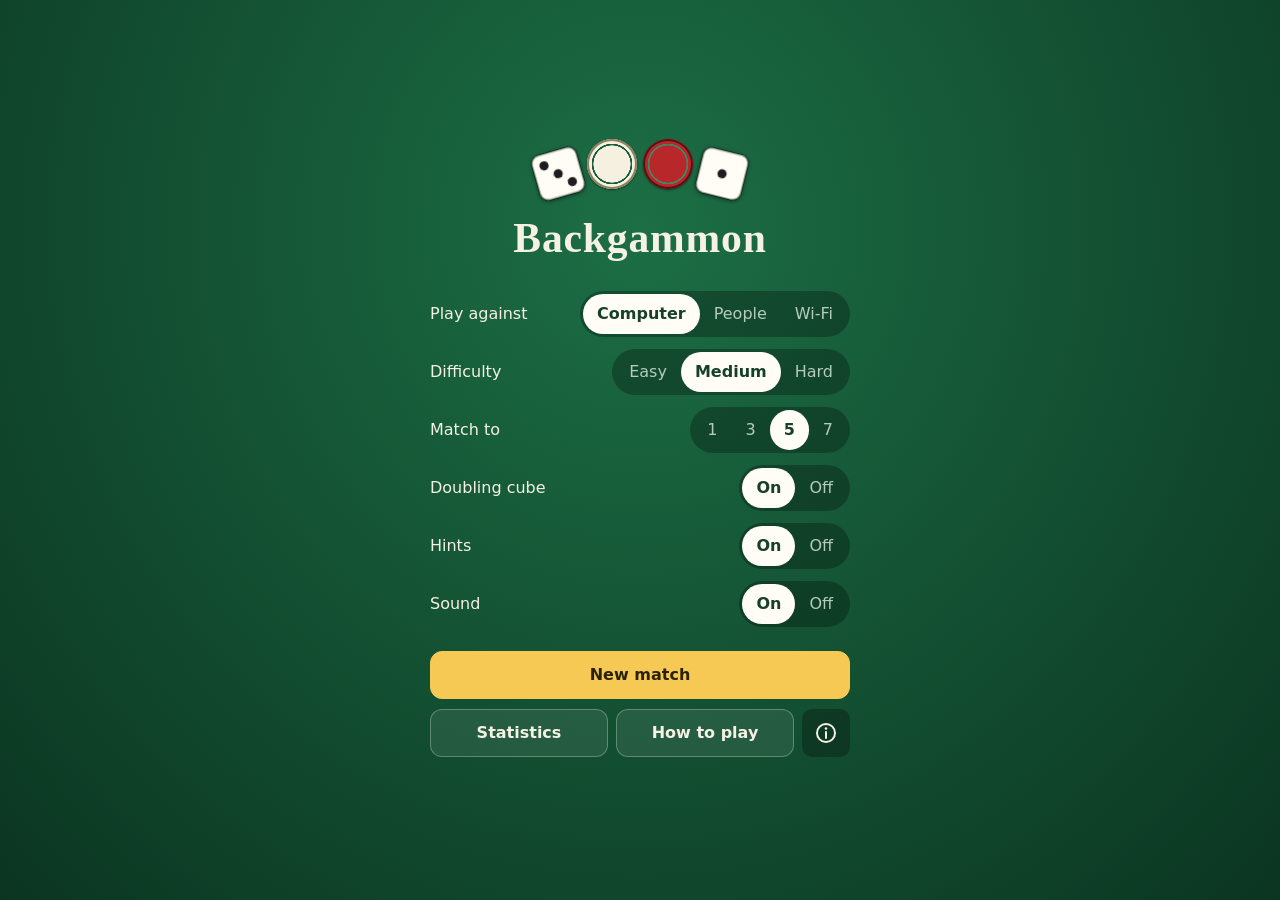
<file: index.html>
<!doctype html>
<html lang="en">
<head>
<meta charset="utf-8">
<meta name="viewport" content="width=device-width, initial-scale=1, viewport-fit=cover">
<meta name="theme-color" content="#0b3521">
<meta name="description" content="Play backgammon in your browser against the computer, a friend on the same device, or on two phones over Wi-Fi.">
<title>Backgammon</title>
<link rel="icon" href="data:image/svg+xml,<svg xmlns=%22http://www.w3.org/2000/svg%22 viewBox=%220 0 100 100%22><rect width=%22100%22 height=%22100%22 rx=%2220%22 fill=%22%231c6e45%22/><rect x=%2224%22 y=%2224%22 width=%2252%22 height=%2252%22 rx=%2210%22 fill=%22%23fffdf5%22/><circle cx=%2238%22 cy=%2238%22 r=%227%22 fill=%22%231d1d1f%22/><circle cx=%2250%22 cy=%2250%22 r=%227%22 fill=%22%231d1d1f%22/><circle cx=%2262%22 cy=%2262%22 r=%227%22 fill=%22%231d1d1f%22/></svg>">
<link rel="stylesheet" href="css/style.css">
</head>
<body>

<main id="menu" class="screen menu">
  <header class="title">
    <div class="emblem" aria-hidden="true">
      <span class="piece die"><svg viewBox="-12 -12 24 24"><rect x="-11" y="-11" width="22" height="22" rx="4"/><circle cx="-5.5" cy="-5.5" r="2.2"/><circle r="2.2"/><circle cx="5.5" cy="5.5" r="2.2"/></svg></span>
      <span class="piece checker light"></span>
      <span class="piece checker dark"></span>
      <span class="piece die"><svg viewBox="-12 -12 24 24"><rect x="-11" y="-11" width="22" height="22" rx="4"/><circle r="2.2"/></svg></span>
    </div>
    <h1>Backgammon</h1>
  </header>

  <div class="options">
    <div class="option">
      <span>Play against</span>
      <div class="choice" data-setting="mode">
        <button data-value="ai">Computer</button>
        <button data-value="local">People</button>
        <button data-value="net">Wi-Fi</button>
      </div>
    </div>
    <div class="option" id="row-difficulty">
      <span>Difficulty</span>
      <div class="choice" data-setting="difficulty">
        <button data-value="easy">Easy</button>
        <button data-value="medium">Medium</button>
        <button data-value="hard">Hard</button>
      </div>
    </div>
    <div class="names" id="row-names">
      <input data-name="0" maxlength="12" placeholder="Player 1" aria-label="Player 1 name" autocomplete="off" spellcheck="false">
      <input data-name="1" maxlength="12" placeholder="Player 2" aria-label="Player 2 name" autocomplete="off" spellcheck="false">
    </div>
    <div class="option" id="row-wifi-name">
      <label for="wifi-name">Your name</label>
      <input id="wifi-name" class="wifi-name" maxlength="12" placeholder="Needed to play" autocomplete="off" spellcheck="false">
    </div>
    <div class="option">
      <span>Match to</span>
      <div class="choice" data-setting="target">
        <button data-value="1">1</button>
        <button data-value="3">3</button>
        <button data-value="5">5</button>
        <button data-value="7">7</button>
      </div>
    </div>
    <div class="option" id="row-cube">
      <span>Doubling cube</span>
      <div class="choice" data-setting="cube">
        <button data-value="true">On</button>
        <button data-value="false">Off</button>
      </div>
    </div>
    <div class="option">
      <span>Hints</span>
      <div class="choice" data-setting="hints">
        <button data-value="true">On</button>
        <button data-value="false">Off</button>
      </div>
    </div>
    <div class="option">
      <span>Sound</span>
      <div class="choice" data-setting="sound">
        <button data-value="true">On</button>
        <button data-value="false">Off</button>
      </div>
    </div>
  </div>

  <div class="menu-actions">
    <button id="btn-resume" class="btn primary" hidden>Resume match</button>
    <button id="btn-new" class="btn primary">New match</button>
    <div class="row" id="row-wifi">
      <button id="btn-host" class="btn primary">Host a game</button>
      <button id="btn-join" class="btn primary">Join a game</button>
    </div>
    <div class="row">
      <button id="btn-stats" class="btn">Statistics</button>
      <button id="btn-rules" class="btn">How to play</button>
      <button id="btn-about" class="icon-btn" aria-label="About">
        <svg viewBox="0 0 24 24" aria-hidden="true">
          <circle class="line" cx="12" cy="12" r="9"/>
          <path class="line" d="M12 11v6"/>
          <circle cx="12" cy="7.5" r="1.3"/>
        </svg>
      </button>
    </div>
  </div>
</main>

<main id="table" class="screen table" hidden>
  <header class="topbar">
    <button id="btn-menu" class="icon-btn" aria-label="Menu">☰</button>
    <div id="scores" class="scores"></div>
  </header>

  <div id="board" class="board"></div>

  <div class="status" role="status" aria-live="polite">
    <p id="events"></p>
    <p id="prompt"></p>
  </div>

  <footer class="actions">
    <button id="btn-sound" class="icon-btn" aria-label="Sound" aria-pressed="true">
      <svg viewBox="0 0 24 24" aria-hidden="true">
        <path d="M4 9v6h4l5 4V5L8 9z"/>
        <path class="line on" d="M16.5 9a4.5 4.5 0 0 1 0 6M19 6.5a8 8 0 0 1 0 11"/>
        <path class="line off" d="M17 9.5l5 5M22 9.5l-5 5"/>
      </svg>
    </button>
    <button id="btn-hint" class="btn">Hint</button>
    <button id="btn-second" class="btn">Undo</button>
    <button id="btn-main" class="btn primary"></button>
  </footer>
</main>

<div id="wifi" class="overlay" hidden>
  <div class="dialog">
    <h2 id="wifi-title">Wi-Fi game</h2>
    <p id="wifi-text" class="muted"></p>
    <div id="wifi-code" class="wifi-code" role="img" hidden></div>
    <input id="join-code" class="join-code" maxlength="4" placeholder="CODE" aria-label="Code" autocomplete="off" autocapitalize="characters" spellcheck="false" hidden>
    <button id="btn-share" class="btn share" hidden>Share link</button>
    <ul id="wifi-players" class="wifi-players" aria-label="Players" hidden></ul>
    <p id="wifi-status" class="wifi-status" aria-live="polite"></p>
    <div class="row">
      <button id="btn-wifi-cancel" class="btn">Cancel</button>
      <button id="btn-wifi-go" class="btn primary">Start</button>
    </div>
  </div>
</div>

<div id="confirm" class="overlay" hidden>
  <div class="dialog">
    <h2 id="confirm-title"></h2>
    <p id="confirm-text" class="muted"></p>
    <div class="row">
      <button class="btn" data-close>Cancel</button>
      <button id="btn-confirm" class="btn primary"></button>
    </div>
  </div>
</div>

<div id="gameover" class="overlay" hidden>
  <canvas id="party" width="0" height="0" aria-hidden="true"></canvas>
  <div id="gameover-body" class="dialog"></div>
</div>

<div id="stats" class="overlay" hidden>
  <div class="dialog wide">
    <h2>Statistics</h2>
    <div id="stats-body" class="stack"></div>
    <div class="row">
      <button id="btn-reset" class="btn danger">Reset statistics</button>
      <button class="btn primary" data-close>Close</button>
    </div>
  </div>
</div>

<div id="rules" class="overlay" hidden>
  <div class="dialog wide">
    <div class="choice guide-tabs" id="guide-tabs">
      <button data-tab="guide-rules" aria-pressed="true">How to play</button>
      <button data-tab="guide-openings" aria-pressed="false">Opening moves</button>
    </div>
    <div id="guide-rules" class="stack">
    <ol class="rules">
      <li><b>The race.</b> Each side has fifteen checkers. Bring all of yours into your home board, the bottom right quarter, and then bear them off. Yours move round the board anticlockwise: along the top from the right, down the left, and along the bottom to the right.</li>
      <li><b>Moving.</b> Roll two dice and move a checker the number shown on each; the same checker may move twice. Doubles are played four times. A checker may stop on any point not held by two or more of the other side's.</li>
      <li><b>Using the dice.</b> Use both dice whenever you can. If only one can be used, it must be the larger. If neither can, press Done.</li>
      <li><b>Hitting.</b> A lone checker that is landed on goes to the bar. A checker on the bar must come back in, in the other side's home board, before anything else moves.</li>
      <li><b>Bearing off.</b> Once all your checkers are home, a die takes off a checker from the point it shows, or from the highest point if none is higher. The first side to bear off all fifteen wins.</li>
      <li><b>Scoring.</b> A win is a single game, worth 1 point. If the loser has borne off none, it is a gammon, worth 2; and if the loser still has a checker on the bar or in the winner's home board, a backgammon, worth 3. The first side to reach the match length wins the match.</li>
      <li><b>The doubling cube.</b> Before rolling you may double the stakes. The other side takes, and owns the cube, so only it may double next; or passes, and loses the game at the stakes before the double. In the Crawford game, the one after a side first comes within a point of winning the match, nobody may double.</li>
      <li><b>Notation.</b> 13/7 moves a checker from point 13 to point 7, counting from the mover's side; bar and off mean the bar and bearing off, and * marks a hit. The points are numbered for the side to play.</li>
    </ol>
    <p class="muted">Wi-Fi: each of you plays on your own phone. One chooses Wi-Fi on the menu, types a name and taps Host a game; the other chooses Wi-Fi, taps Join a game and enters the four letters on the host's screen, or opens the link the host shares. The host's match length, cube and hints settings apply to both. A phone that drops out comes back by itself, and while it is away the host can play for it.</p>
    <p class="muted">Tap a checker, and the places it may go light up; tap one to move there, or drag the checker. Undo takes back moves until you press Done. Tap anywhere to skip an animation or a celebration. On a keyboard: the arrow keys and Space move checkers, Enter presses the main button, U undoes, D doubles, H asks for a hint and M mutes the sound.</p>
    </div>
    <div id="guide-openings" class="openings" hidden>
      <div id="study-board" class="study-side"></div>
      <div class="stack">
        <div id="study" class="stack"></div>
        <div id="roll-groups" class="roll-groups"></div>
        <p class="muted">These are the plays that published computer rollouts rate highest, for a game at even stakes; the match score and your own style can change them. 13/7 moves a checker from point 13 to point 7, and (2) means two checkers make that move.</p>
      </div>
    </div>
    <button class="btn primary" data-close>Got it</button>
  </div>
</div>

<div id="about" class="overlay" hidden>
  <div class="dialog">
    <h2>Backgammon</h2>
    <p id="about-version"></p>
    <p class="muted">If this is older than you expect, refresh the page. Browsers can hold on to the previous version for a few minutes after an update.</p>
    <p><a href="https://github.com/menaechmus/Backgammon" target="_blank" rel="noopener">Source on GitHub</a></p>
    <button class="btn primary" data-close>Close</button>
  </div>
</div>

<script type="module" src="js/ui.js"></script>
</body>
</html>
</file>
<file: css/style.css>
:root {
  --felt: #1c6e45;
  --felt-deep: #0b3521;
  --ink: #f5f1e3;
  --muted: #b5cbbd;
  --paper: #fffdf5;
  --gold: #f6c955;
  --tip: #9fe8ff;
  --bright: #ffe27a; /* outlines on the board */
  --warn: #ffb4a3;
  /* The two sides: ivory checkers, and red ones. */
  --light: #f6f0e1;
  --light-rim: #8f7f5c;
  --dark: #b8282b;
  --dark-rim: #5c0f12;
  /* The rows of fixed height on the table (bars, buttons, status), which the
     board shares the screen's height with. */
  --fixed-rows: 190px;
  /* The board's width over its height. */
  --board-shape: 1.2375;
}

* { box-sizing: border-box; }
[hidden] { display: none !important; }

html {
  background: var(--felt-deep);
  -webkit-text-size-adjust: 100%;
}

body {
  margin: 0;
  min-height: 100vh;
  min-height: 100dvh;
  background: radial-gradient(ellipse at 50% 25%, var(--felt), var(--felt-deep));
  color: var(--ink);
  font: 16px/1.4 system-ui, -apple-system, 'Segoe UI', Roboto, sans-serif;
  -webkit-tap-highlight-color: transparent;
  touch-action: manipulation;
  -webkit-user-select: none;
  user-select: none;
}

h1, h2, h3, p, figure, ol, ul, dl, dd { margin: 0; }

button {
  font: inherit;
  color: inherit;
  cursor: pointer;
}

:focus-visible {
  outline: 3px solid var(--tip);
  outline-offset: 2px;
}

.screen {
  display: flex;
  flex-direction: column;
  gap: 5px;
  max-width: 780px;
  min-height: 100vh;
  min-height: 100dvh;
  margin: 0 auto;
  padding: max(8px, env(safe-area-inset-top)) max(10px, env(safe-area-inset-right))
    max(10px, env(safe-area-inset-bottom)) max(10px, env(safe-area-inset-left));
}

.muted {
  color: var(--muted);
  font-size: 0.85rem;
}

/* Buttons */

.btn {
  min-height: 48px;
  padding: 10px 18px;
  border: 1px solid rgba(255, 255, 255, 0.28);
  border-radius: 12px;
  background: rgba(255, 255, 255, 0.08);
  font-weight: 600;
}

.btn.primary {
  border-color: var(--gold);
  background: var(--gold);
  color: #2b2205;
}

.btn.danger { color: var(--warn); }

.btn:disabled {
  opacity: 0.45;
  cursor: default;
}

/* The button a cube hint suggests. */
.btn.tip { animation: glow-button 0.9s ease-in-out infinite alternate; }

@keyframes glow-button {
  from { box-shadow: 0 0 0 2px var(--tip); }
  to { box-shadow: 0 0 0 4px var(--tip), 0 0 14px 2px var(--tip); }
}

.row {
  display: flex;
  gap: 8px;
}

.row > * { flex: 1; }

/* Menu */

.menu {
  justify-content: center;
  gap: 24px;
  max-width: 440px;
}

.title { text-align: center; }

.title h1 {
  font-family: Georgia, 'Times New Roman', serif;
  font-size: 2.6rem;
  letter-spacing: 0.02em;
}

/* Two dice and two checkers, fanned like Cribbage's title cards. */
.emblem {
  display: flex;
  justify-content: center;
  align-items: center;
  gap: 6px;
  margin-bottom: 18px;
  --cw: 50px;
}

.emblem .piece {
  position: relative;
  flex: none;
  width: var(--cw);
  height: var(--cw);
}

.emblem .die svg {
  display: block;
  width: 100%;
  height: 100%;
  filter: drop-shadow(0 1px 2px rgba(0, 0, 0, 0.5));
}

.emblem .die rect { fill: var(--paper); }
.emblem .die circle { fill: #1d1d1f; }

.emblem .checker {
  border-radius: 50%;
  box-shadow: 0 1px 2px rgba(0, 0, 0, 0.5);
}

.emblem .checker.light {
  background: radial-gradient(circle, var(--light) 0 52%, rgba(0, 0, 0, 0.12) 53% 57%, var(--light) 58%);
  box-shadow: inset 0 0 0 2px var(--light-rim), 0 1px 2px rgba(0, 0, 0, 0.5);
}

.emblem .checker.dark {
  background: radial-gradient(circle, var(--dark) 0 52%, rgba(255, 255, 255, 0.18) 53% 57%, var(--dark) 58%);
  box-shadow: inset 0 0 0 2px var(--dark-rim), 0 1px 2px rgba(0, 0, 0, 0.5);
}

.emblem .piece:nth-child(1) { transform: rotate(-16deg) translateY(8px); }
.emblem .piece:nth-child(2) { transform: translateY(-2px); }
.emblem .piece:nth-child(3) { transform: translateY(-2px); }
.emblem .piece:nth-child(4) { transform: rotate(14deg) translateY(8px); }

/* Sparkles on the title: small glints that twinkle at the outer corners, half
   over the felt where they show. Each has its own rhythm, so the pattern never
   visibly repeats and at most moments few or none are lit. */
.emblem .piece::before,
.emblem .piece:first-child::after,
.emblem .piece:last-child::after {
  --out: calc(var(--cw) * -0.17); /* centres a glint on a corner */
  position: absolute;
  top: var(--out);
  left: var(--out);
  width: calc(var(--cw) * 0.34);
  height: calc(var(--cw) * 0.34);
  /* A bright centre with one thin ray across and one down. */
  background:
    radial-gradient(circle, #fff 0 9%, transparent 24%),
    radial-gradient(ellipse 50% 6% at center, #ffe9a3 0 35%, transparent 80%),
    radial-gradient(ellipse 6% 50% at center, #ffe9a3 0 35%, transparent 80%);
  content: '';
  opacity: 0;
  pointer-events: none;
  animation: twinkle 6.1s ease-in-out -1s infinite;
}

.emblem .piece:first-child::after {
  top: auto;
  bottom: var(--out);
  animation-duration: 8.3s;
  animation-delay: -5.2s;
}

.emblem .piece:nth-child(2)::before {
  animation-duration: 7.3s;
  animation-delay: -3.4s;
}

.emblem .piece:nth-child(3)::before {
  animation-duration: 5.3s;
  animation-delay: -2.1s;
}

.emblem .piece:last-child::before {
  right: var(--out);
  left: auto;
  animation-duration: 8.9s;
  animation-delay: -6.5s;
}

.emblem .piece:last-child::after {
  top: auto;
  right: var(--out);
  bottom: var(--out);
  left: auto;
  animation-duration: 6.7s;
  animation-delay: -0.4s;
}

/* Out of sight for most of the cycle, then a quick grow, turn and fade. */
@keyframes twinkle {
  0% { opacity: 0; transform: scale(0.2) rotate(0deg); }
  5.5% { opacity: 1; transform: scale(1) rotate(30deg); }
  11%, 100% { opacity: 0; transform: scale(0.2) rotate(60deg); }
}

.options {
  display: grid;
  gap: 12px;
}

.option {
  display: flex;
  align-items: center;
  justify-content: space-between;
  gap: 12px;
}

.choice {
  display: flex;
  padding: 3px;
  border-radius: 999px;
  background: rgba(0, 0, 0, 0.28);
}

.choice button {
  min-height: 40px;
  padding: 8px 14px;
  border: 0;
  border-radius: 999px;
  background: none;
  color: var(--muted);
}

.choice button[aria-pressed='true'] {
  background: var(--paper);
  color: #17402b;
  font-weight: 600;
}

/* A name for each of the two people playing on this device. */
.names {
  display: grid;
  grid-template-columns: 1fr 1fr;
  gap: 8px;
}

.names input {
  min-width: 0;
  min-height: 42px;
  padding: 8px 12px;
  border: 1px solid rgba(255, 255, 255, 0.28);
  border-radius: 10px;
  background: rgba(0, 0, 0, 0.28);
  color: var(--ink);
  font: inherit;
}

.names input::placeholder { color: var(--muted); }

/* One name for a Wi-Fi game, which the other phone sees. */
.wifi-name {
  flex: 0 1 220px;
  min-width: 0;
  min-height: 40px;
  padding: 6px 12px;
  border: 1px solid rgba(255, 255, 255, 0.28);
  border-radius: 10px;
  background: rgba(0, 0, 0, 0.28);
  color: var(--ink);
  font: inherit;
}

.wifi-name::placeholder { color: var(--muted); }
.wifi-name.want { border-color: var(--warn); }
.wifi-name.want::placeholder { color: var(--warn); }

.menu-actions {
  display: grid;
  gap: 10px;
}

/* Short screens: tighten the menu so its last row of buttons stays in view. */
@media (max-height: 640px) {
  .menu { gap: 12px; }
  .title h1 { font-size: 2rem; }
  .options { gap: 6px; }

  .emblem {
    margin-bottom: 8px;
    --cw: 38px;
  }

  .choice button {
    min-height: 36px;
    padding-block: 6px;
  }

  .names input {
    min-height: 36px;
    padding-block: 5px;
  }
}

/* Table */

.topbar {
  display: flex;
  /* A last resort for very large text: the scores drop to a second row
     instead of running off the screen. */
  flex-wrap: wrap;
  align-items: center;
  gap: 6px;
}

.icon-btn {
  flex: none;
  width: 44px;
  height: 44px;
  border: 0;
  border-radius: 10px;
  background: rgba(0, 0, 0, 0.28);
  font-size: 1.2rem;
}

/* The two scores share the bar equally. Each name sits over its side's pip
   count, which leaves room for names in full on a phone; a name too long even
   for that is shortened with an ellipsis. */
.score {
  display: flex;
  flex: 1 1 0;
  align-items: center;
  gap: 6px;
  min-width: 0;
  min-height: 44px;
  padding: 3px 8px;
  border: 2px solid transparent;
  border-radius: 10px;
  background: rgba(0, 0, 0, 0.28);
}

.score.active { border-color: var(--gold); }

/* A Wi-Fi player whose phone is out of touch. */
.score.away { opacity: 0.45; }

/* A dot in the colour of the side's checkers. */
.score i {
  flex: none;
  width: 12px;
  height: 12px;
  border-radius: 50%;
  background: var(--light);
  box-shadow: inset 0 0 0 1.5px var(--light-rim);
}

.score[data-side='1'] i {
  background: var(--dark);
  box-shadow: inset 0 0 0 1.5px #ffd2d2;
}

/* The score boxes sit in the bar as if they were its own children. */
.scores { display: contents; }

.score .who {
  display: grid;
  flex: 1;
  min-width: 0;
  line-height: 1.15;
}

.score .name {
  overflow: hidden;
  text-overflow: ellipsis;
  white-space: nowrap;
}

/* The side's pip count: how far its checkers still have to go. */
.score .pips {
  color: var(--muted);
  font-size: 0.72rem;
  font-variant-numeric: tabular-nums;
  white-space: nowrap;
}

.score .points {
  min-width: 1ch;
  font-size: 1.25rem;
  font-variant-numeric: tabular-nums;
  text-align: right;
}

/* The board takes all the height the fixed rows leave, up to the screen's width. */
.board {
  position: relative;
  width: min(100%, 780px, (100vh - var(--fixed-rows)) * var(--board-shape));
  margin: 0 auto;
  touch-action: none;
}

@supports (height: 1dvh) {
  .board { width: min(100%, 780px, (100dvh - var(--fixed-rows)) * var(--board-shape)); }
}

.board > svg,
.study-board > svg {
  display: block;
  width: 100%;
  height: auto;
  border-radius: 12px;
  background: linear-gradient(#b47c41, #8a5a2b);
  box-shadow: inset 0 0 0 2px rgba(0, 0, 0, 0.25), 0 2px 6px rgba(0, 0, 0, 0.4);
}

.frame { fill: none; }
.surface { fill: #124a2e; }
.bar,
.tray { fill: rgba(0, 0, 0, 0.24); }

.point.odd { fill: #e3c88f; }
.point.even { fill: #7a3b22; }

.labels text {
  fill: rgba(255, 253, 245, 0.8);
  font: 600 7.5px system-ui, -apple-system, 'Segoe UI', Roboto, sans-serif;
  text-anchor: middle;
}

.checker > circle:first-child { stroke-width: 1.2; }

.checker.side0 > circle:first-child {
  fill: var(--light);
  stroke: var(--light-rim);
}

.checker.side1 > circle:first-child {
  fill: var(--dark);
  stroke: var(--dark-rim);
}

.checker .inner {
  fill: none;
  stroke-width: 1.2;
}

.checker.side0 .inner { stroke: rgba(0, 0, 0, 0.13); }
.checker.side1 .inner { stroke: rgba(255, 255, 255, 0.2); }

.checker text {
  font: 700 11px system-ui, -apple-system, 'Segoe UI', Roboto, sans-serif;
  text-anchor: middle;
}

.checker.side0 text { fill: #3a2a10; }
.checker.side1 text { fill: #fff; }

/* Rings and outlines are a bright line over a dark edge, so they show on
   everything on the board: sand and mahogany points, felt, ivory and red. They
   are real strokes, as Safari may not draw a CSS filter on part of an SVG. */
.ring-edge,
.ring-line,
.dest-edge {
  fill: none;
  stroke-linejoin: round;
}

.ring-edge,
.dest-edge { stroke: rgba(24, 14, 4, 0.82); }
.ring-edge { stroke-width: 4.8; }
.dest-edge { stroke-width: 5.4; }

.ring-line {
  stroke: var(--bright);
  stroke-width: 2.6;
}

/* A checker that may move, the one picked up, a hint's, and the keyboard's. */
.checker.picked .ring-edge { stroke-width: 6.6; }

.checker.picked .ring-line {
  stroke: #fff;
  stroke-width: 3.8;
}

.checker.tip .ring-line { stroke: var(--tip); }

.checker.cursor .ring-line {
  stroke: var(--tip);
  stroke-dasharray: 4 2.5;
}

.checker.lifted { opacity: 0.3; }

.checker.ghost {
  pointer-events: none;
  filter: drop-shadow(0 3px 3px rgba(0, 0, 0, 0.5));
}

/* The places the picked checker may go: the point lit up under the checkers,
   and a ring over them where it would land. */
.dest {
  fill: rgba(255, 226, 122, 0.55);
  stroke: var(--bright);
  stroke-width: 2.8;
  stroke-linejoin: round;
  animation: beckon 0.9s ease-in-out infinite alternate;
}

.dest.over {
  fill: rgba(255, 226, 122, 0.9);
  animation: none;
}

.dest.cursor { stroke: var(--tip); }

.landing .ring-line {
  stroke-dasharray: 5 3;
  animation: beckon 0.9s ease-in-out infinite alternate;
}

.landing.cursor .ring-line { stroke: var(--tip); }

@keyframes beckon {
  to { opacity: 0.6; }
}

.borne { stroke-width: 0.8; }

.borne.side0 {
  fill: var(--light);
  stroke: var(--light-rim);
}

.borne.side1 {
  fill: var(--dark);
  stroke: var(--dark-rim);
}

/* Dice in the colour of the side that rolled them. */
.die rect {
  fill: var(--paper);
  stroke: rgba(0, 0, 0, 0.35);
}

.die circle { fill: #1d1d1f; }
.die.side1 rect { fill: var(--dark); stroke: var(--dark-rim); }
.die.side1 circle { fill: var(--paper); }
.die.used { opacity: 0.35; }

/* The other two dice of a double, appearing beside the two that were thrown. */
.die.extra .face {
  transform-box: fill-box;
  transform-origin: center;
  animation: appear 0.2s ease-out backwards;
}

@keyframes appear {
  from { opacity: 0; transform: scale(0.5); }
}

/* Dice in the air, as real cubes in a page layer over the board: the taps go
   through it. Each part of a thrown die has its own part of the motion (see
   dice.js): the die itself travels, .lift rises and falls, .cube turns over. */
.dice-air {
  position: absolute;
  inset: 0;
  pointer-events: none;
}

.thrown {
  position: absolute;
  top: 0;
  left: 0;
  width: var(--size);
  height: var(--size);
}

.thrown .lift {
  position: absolute;
  inset: 0;
  perspective: calc(var(--size) * 6);
}

.thrown .cube {
  position: absolute;
  inset: 0;
  transform-style: preserve-3d;
}

.thrown .pane {
  position: absolute;
  inset: 0;
  display: block;
  width: 100%;
  height: 100%;
}

.thrown .shadow {
  position: absolute;
  inset: 4%;
  border-radius: 24%;
  background: rgba(0, 0, 0, 0.5);
  filter: blur(calc(var(--size) * 0.09));
}

.cube rect {
  fill: var(--paper);
  stroke: #2b2205;
  stroke-width: 1;
}

.cube text {
  fill: #1d1d1f;
  font: 700 13px Georgia, 'Times New Roman', serif;
  text-anchor: middle;
}

.cube.offered rect {
  stroke: var(--gold);
  stroke-width: 3;
}

/* In the Crawford game nobody may double. */
.cube.crawford { opacity: 0.35; }

/* A hint's moves, as arrows. */
.hints line {
  stroke: var(--tip);
  stroke-width: 3;
  stroke-linecap: round;
  opacity: 0.9;
}

.hints marker path { fill: var(--tip); }

/* The status takes the height the board leaves, so on a tall phone the
   buttons sit at the bottom, within reach of a thumb. */
.status {
  display: grid;
  flex: 1;
  align-content: start;
  gap: 2px;
  min-height: 3em;
  padding-top: 4px;
  font-size: 0.9rem;
  text-align: center;
}

#prompt { color: var(--muted); }
#prompt.tip { color: var(--tip); }
#prompt.warn { color: var(--warn); }

.actions {
  display: flex;
  gap: 8px;
}

.actions .primary { flex: 1; }
.actions .btn { padding-inline: 14px; }

/* Beside full-size buttons an icon button matches their height. */
.actions .icon-btn,
.row .icon-btn {
  width: 48px;
  height: auto;
}

.icon-btn svg {
  display: block;
  width: 24px;
  height: 24px;
  margin: auto;
  fill: currentColor;
}

.icon-btn svg .line {
  fill: none;
  stroke: currentColor;
  stroke-linecap: round;
  stroke-width: 2;
}

/* The speaker shows sound waves when on and a cross when muted. */
#btn-sound[aria-pressed='true'] .off,
#btn-sound[aria-pressed='false'] .on { display: none; }
#btn-sound[aria-pressed='false'] { color: var(--muted); }

/* A phone on its side: the board down the left, everything else beside it. */
@media (orientation: landscape) and (max-height: 520px) {
  .table {
    display: grid;
    grid-template: 'board bar' auto 'board status' 1fr 'board actions' auto / auto minmax(190px, 1fr);
    column-gap: 14px;
    max-width: none;
  }

  /* The scores stack beside the menu button so both names fit. */
  .topbar {
    display: grid;
    grid-area: bar;
    grid-template-columns: auto 1fr;
    gap: 4px 8px;
  }

  .topbar .icon-btn { grid-row: span 2; }

  .score {
    min-height: 36px;
    padding-block: 1px;
  }

  .board {
    grid-area: board;
    align-self: center;
    width: min(60vw, (100vh - 20px) * var(--board-shape));
  }

  @supports (height: 1dvh) {
    .board { width: min(60vw, (100dvh - 20px) * var(--board-shape)); }
  }

  .status { grid-area: status; }

  /* Two rows of buttons: the main one on a row of its own. */
  .actions {
    display: grid;
    grid-area: actions;
    grid-template-columns: auto 1fr 1fr;
  }

  .actions .primary { grid-column: 1 / -1; }
  .actions .btn { padding-inline: 10px; }
}

/* Overlays */

.overlay {
  position: fixed;
  inset: 0;
  z-index: 10;
  display: grid;
  place-items: center;
  overflow: auto;
  padding: 16px;
  background: rgba(4, 22, 13, 0.8);
}

.dialog {
  display: grid;
  gap: 12px;
  width: min(100%, 380px);
  padding: 20px;
  border: 1px solid rgba(255, 255, 255, 0.18);
  border-radius: 16px;
  background: #134a2f;
  box-shadow: 0 12px 40px rgba(0, 0, 0, 0.5);
  text-align: center;
}

.dialog.wide {
  width: min(100%, 520px);
  text-align: left;
}

.dialog h2 { font-size: 1.4rem; }
.dialog a { color: var(--tip); }

.dialog h3 {
  color: var(--muted);
  font-size: 0.8rem;
  letter-spacing: 0.06em;
  text-transform: uppercase;
}

.stack {
  display: grid;
  gap: 10px;
}

/* The Wi-Fi box: the host's code as four tiles, the code typed to join, and
   who is in the game. */
.wifi-code {
  display: flex;
  justify-content: center;
  gap: 10px;
}

.wifi-code span {
  display: grid;
  place-items: center;
  width: 50px;
  height: 58px;
  border-radius: 8px;
  background: var(--paper);
  box-shadow: 0 1px 2px rgba(0, 0, 0, 0.5);
  color: #1d1d1f;
  font: 700 1.7rem Georgia, 'Times New Roman', serif;
}

.wifi-code span:nth-child(odd) { transform: rotate(-3deg); }
.wifi-code span:nth-child(even) { transform: rotate(2.5deg) translateY(2px); }

.join-code {
  justify-self: center;
  width: 8.5em;
  min-height: 52px;
  padding: 6px 12px;
  border: 1px solid rgba(255, 255, 255, 0.28);
  border-radius: 10px;
  background: rgba(0, 0, 0, 0.3);
  color: var(--ink);
  font: inherit;
  font-size: 1.5rem;
  font-weight: 700;
  letter-spacing: 0.3em;
  text-align: center;
  text-transform: uppercase;
}

.join-code::placeholder {
  color: var(--muted);
  font-weight: 400;
}

.btn.share {
  justify-self: center;
  min-height: 40px;
  padding: 6px 16px;
}

.wifi-players {
  display: grid;
  gap: 4px;
  padding: 0;
  list-style: none;
  text-align: left;
}

.wifi-players li {
  display: flex;
  align-items: center;
  gap: 8px;
  min-height: 36px;
  padding: 2px 12px;
  border-radius: 8px;
  background: rgba(0, 0, 0, 0.28);
}

.wifi-players li.away { opacity: 0.45; }

.wifi-players i {
  flex: none;
  width: 12px;
  height: 12px;
  border-radius: 50%;
  background: var(--light);
  box-shadow: inset 0 0 0 1.5px var(--light-rim);
}

.wifi-players i.side1 {
  background: var(--dark);
  box-shadow: inset 0 0 0 1.5px #ffd2d2;
}

.wifi-status { min-height: 1.4em; color: var(--muted); }
.wifi-status.warn { color: var(--warn); }

/* "Gammon!" and "Backgammon!", as Cribbage says "Skunk!". */
.kind {
  color: var(--gold);
  font-weight: 700;
}

.grid {
  width: 100%;
  border-collapse: collapse;
  font-variant-numeric: tabular-nums;
}

.grid th,
.grid td {
  padding: 5px 4px;
  border-bottom: 1px solid rgba(255, 255, 255, 0.12);
  text-align: right;
}

.grid th:first-child { text-align: left; }

.grid thead th {
  color: var(--muted);
  font-size: 0.78rem;
  font-weight: 500;
}

.facts {
  display: grid;
  grid-template-columns: 1fr auto;
  gap: 4px 12px;
}

.facts dd {
  font-weight: 600;
  text-align: right;
}

.rules {
  display: grid;
  gap: 8px;
  padding-left: 1.2em;
}

.guide-tabs { justify-self: center; }

/* Opening moves: the board and what it shows, then the list of rolls. The board
   and the buttons above it must fit on the screen together, however short. */
.openings {
  display: grid;
  gap: 10px;
}

.study-side {
  display: grid;
  gap: 6px;
  width: min(100%, (100vh - 130px) * var(--board-shape));
  margin: 0 auto;
}

@supports (height: 1dvh) {
  .study-side { width: min(100%, (100dvh - 130px) * var(--board-shape)); }
}

.study-nav {
  display: flex;
  align-items: center;
  justify-content: space-between;
  gap: 8px;
  text-align: center;
}

.study-nav b,
.study-nav small { display: block; }
.study-nav small { color: var(--muted); }

/* With the room, the board stays beside the rolls as they scroll. */
@media (min-width: 700px) {
  .dialog.studying { width: min(100%, 860px); }

  .openings {
    grid-template-columns: minmax(0, 1.15fr) minmax(0, 1fr);
    gap: 20px;
    align-items: start;
  }

  .study-side {
    position: sticky;
    top: 0;
  }
}

.study-plays {
  display: flex;
  flex-wrap: wrap;
  align-items: center;
  gap: 4px 8px;
}

.play-chip {
  min-height: 34px;
  padding: 4px 10px;
  border: 1px solid rgba(255, 255, 255, 0.28);
  border-radius: 8px;
  background: rgba(0, 0, 0, 0.2);
  font-variant-numeric: tabular-nums;
}

.play-chip[aria-pressed='true'] {
  border-color: var(--gold);
  color: var(--gold);
  font-weight: 700;
}

.roll-groups {
  display: grid;
  gap: 10px;
}

.roll-groups h3 { margin-bottom: 4px; }

.roll-chips {
  display: flex;
  flex-wrap: wrap;
  gap: 6px;
}

.roll-chip {
  display: flex;
  gap: 2px;
  padding: 7px;
  border: 1px solid rgba(255, 255, 255, 0.28);
  border-radius: 8px;
  background: rgba(0, 0, 0, 0.2);
}

.roll-chip svg {
  display: block;
  width: 24px;
  height: 24px;
}

.roll-chip rect { fill: var(--paper); }
.roll-chip circle { fill: #1d1d1f; }

.roll-chip[aria-pressed='true'] {
  border-color: var(--gold);
  background: rgba(246, 201, 85, 0.3);
}

/* Celebration. While a win is celebrated the overlay is see-through and its
   box invisible; then the backdrop darkens and the box grows into place, in
   front of the last of the confetti. */

#gameover { transition: background-color 0.4s; }
#gameover.party { background: transparent; }

#gameover-body {
  position: relative;
  z-index: 1;
  transition: opacity 0.35s, transform 0.35s ease-out;
}

#gameover.party #gameover-body {
  visibility: hidden;
  opacity: 0;
  transform: scale(0.92);
}

#party {
  position: fixed;
  inset: 0;
  width: 100%;
  height: 100%;
  pointer-events: none;
}

@media (prefers-reduced-motion: reduce) {
  *,
  *::before,
  *::after {
    animation: none !important;
    transition: none !important;
  }
}
</file>
